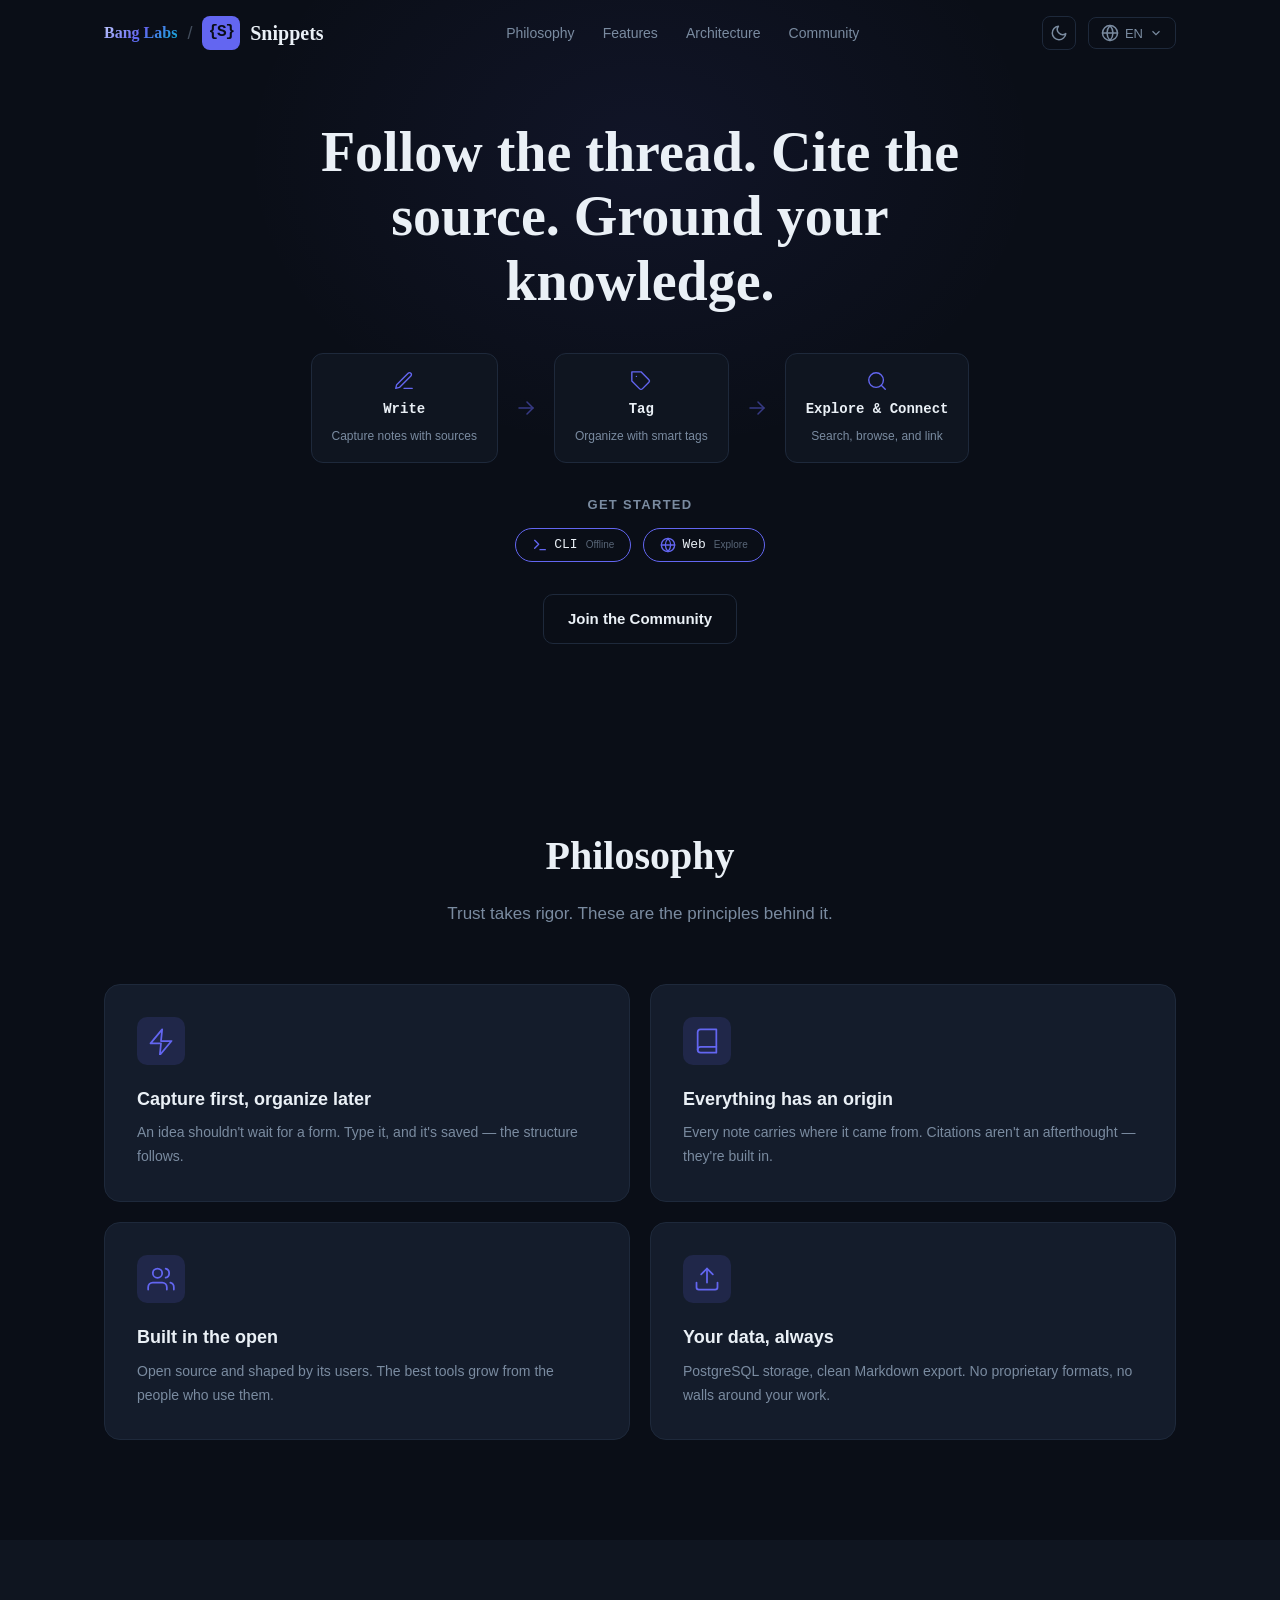
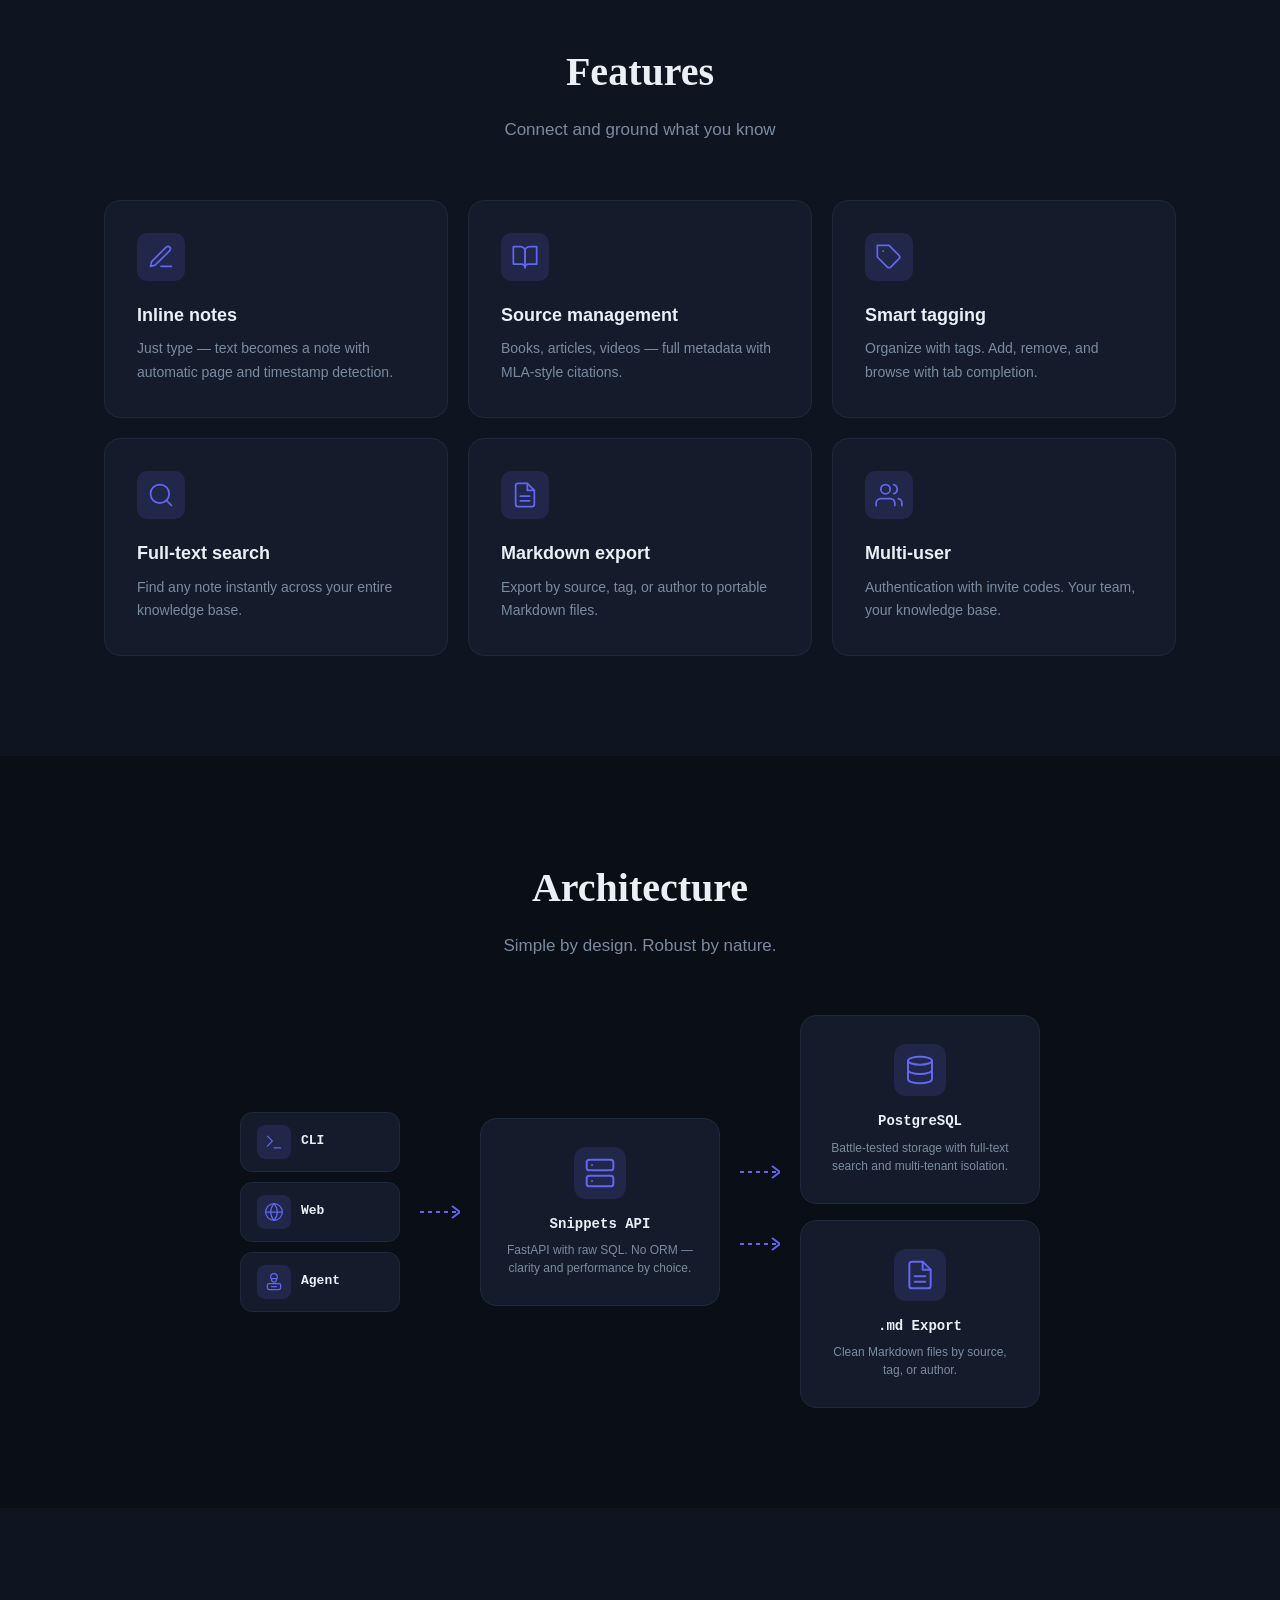
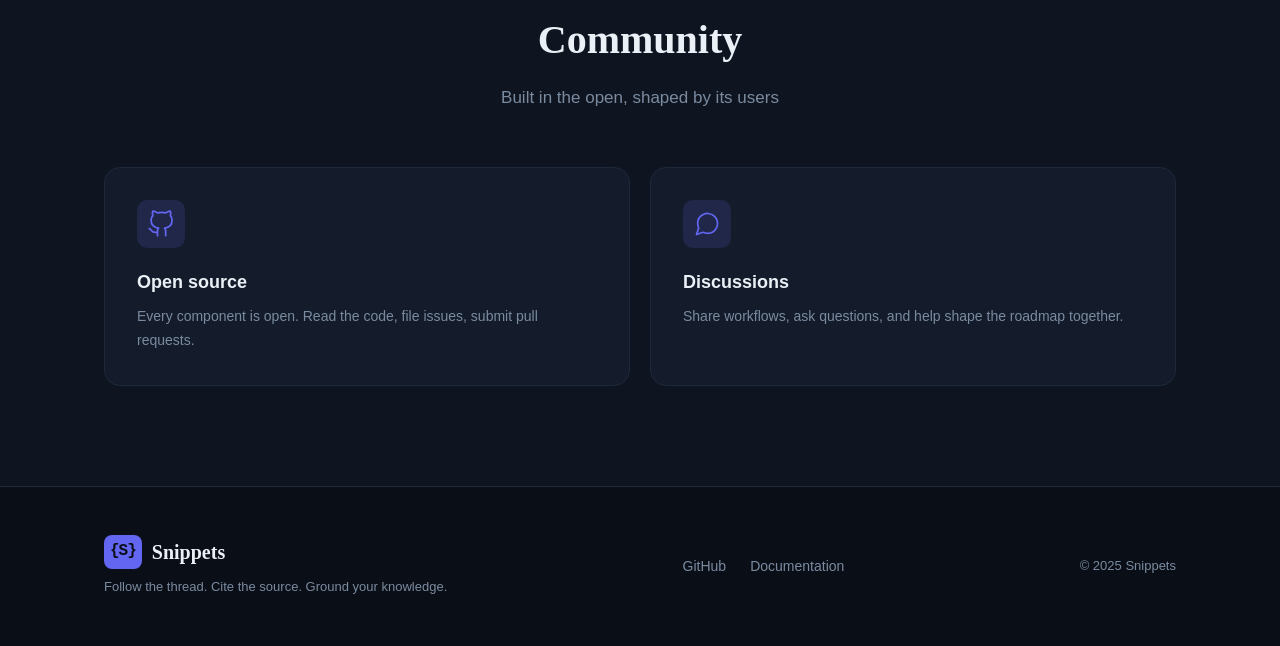
<file: index.html>
<!DOCTYPE html>
<html lang="en" dir="ltr">
<head>
  <meta charset="UTF-8">
  <meta name="viewport" content="width=device-width, initial-scale=1.0">
  <title data-i18n="meta.title">Snippets — Follow the thread. Cite the source. Ground your knowledge.</title>
  <meta name="description" content="Note-taking for people who care where their knowledge comes from. Capture notes with sources, citations, and tags across CLI and web.">
  <link rel="canonical" href="https://snippets.eu/">
  <meta http-equiv="Content-Security-Policy" content="default-src 'self'; script-src 'self' https://bang-labs.eu; style-src 'self' 'unsafe-inline' https://fonts.googleapis.com; font-src https://fonts.gstatic.com; connect-src 'self'; img-src 'self' data:; frame-ancestors 'none';">
  <meta name="author" content="Bang Labs">
  <meta property="og:type" content="website">
  <meta property="og:url" content="https://snippets.eu/">
  <meta property="og:title" content="Snippets — Follow the thread. Cite the source. Ground your knowledge.">
  <meta property="og:description" content="Note-taking for people who care where their knowledge comes from. Capture notes with sources, citations, and tags across CLI and web.">
  <meta property="og:site_name" content="Snippets">
  <meta property="og:locale" content="en_US">
  <meta name="twitter:card" content="summary">
  <meta name="twitter:title" content="Snippets — Follow the thread. Cite the source. Ground your knowledge.">
  <meta name="twitter:description" content="Note-taking for people who care where their knowledge comes from. Capture notes with sources, citations, and tags across CLI and web.">
  <link rel="icon" href="data:image/svg+xml,<svg xmlns='http://www.w3.org/2000/svg' viewBox='0 0 32 32'><rect width='32' height='32' rx='6' fill='%236366f1'/><text x='16' y='23' text-anchor='middle' font-family='monospace' font-size='16' font-weight='bold' fill='%23ffffff'>{S}</text></svg>">
  <link rel="preconnect" href="https://fonts.googleapis.com">
  <link rel="preconnect" href="https://fonts.gstatic.com" crossorigin>
  <link href="https://fonts.googleapis.com/css2?family=Inter:wght@400;500;600;700&family=Playfair+Display:wght@700&family=JetBrains+Mono:wght@400;500&display=swap" rel="stylesheet">
  <link rel="stylesheet" href="style.css?v=6">
</head>
<body>

  <!-- Navigation -->
  <nav class="nav" id="nav">
    <div class="container nav-inner">
      <div class="nav-breadcrumb">
        <a href="https://bang-labs.eu" class="nav-banglabs">Bang Labs</a>
        <span class="breadcrumb-sep">/</span>
        <a href="#" class="nav-logo">
          <span class="logo-mark">{S}</span>
          <span class="logo-text">Snippets</span>
        </a>
      </div>
      <div class="nav-links" id="nav-links">
        <a href="#philosophy" data-i18n="nav.philosophy">Philosophy</a>
        <a href="#features" data-i18n="nav.features">Features</a>
        <a href="#architecture" data-i18n="nav.architecture">Architecture</a>
        <a href="#community" data-i18n="nav.community">Community</a>
      </div>
      <div class="nav-actions">
        <button class="theme-toggle" id="theme-toggle" aria-label="Toggle theme">
          <svg class="icon-sun" width="18" height="18" viewBox="0 0 24 24" fill="none" stroke="currentColor" stroke-width="2" stroke-linecap="round" stroke-linejoin="round"><circle cx="12" cy="12" r="5"/><path d="M12 1v2"/><path d="M12 21v2"/><path d="M4.22 4.22l1.42 1.42"/><path d="M18.36 18.36l1.42 1.42"/><path d="M1 12h2"/><path d="M21 12h2"/><path d="M4.22 19.78l1.42-1.42"/><path d="M18.36 5.64l1.42-1.42"/></svg>
          <svg class="icon-moon" width="18" height="18" viewBox="0 0 24 24" fill="none" stroke="currentColor" stroke-width="2" stroke-linecap="round" stroke-linejoin="round"><path d="M21 12.79A9 9 0 1 1 11.21 3 7 7 0 0 0 21 12.79z"/></svg>
        </button>
        <div class="lang-switcher" id="lang-switcher">
          <button class="lang-btn" id="lang-btn" aria-label="Select language">
            <svg width="18" height="18" viewBox="0 0 24 24" fill="none" stroke="currentColor" stroke-width="2" stroke-linecap="round" stroke-linejoin="round"><circle cx="12" cy="12" r="10"/><path d="M2 12h20"/><path d="M12 2a15.3 15.3 0 0 1 4 10 15.3 15.3 0 0 1-4 10 15.3 15.3 0 0 1-4-10 15.3 15.3 0 0 1 4-10z"/></svg>
            <span id="current-lang">EN</span>
            <svg class="chevron" width="14" height="14" viewBox="0 0 24 24" fill="none" stroke="currentColor" stroke-width="2"><path d="M6 9l6 6 6-6"/></svg>
          </button>
          <div class="lang-dropdown" id="lang-dropdown"></div>
        </div>
        <button class="hamburger" id="hamburger" aria-label="Menu">
          <span></span><span></span><span></span>
        </button>
      </div>
    </div>
  </nav>

  <!-- Hero -->
  <section class="hero" id="hero">
    <div class="hero-glow"></div>
    <div class="container hero-inner">
      <div class="hero-content">
        <h1>
          <span class="hero-tagline" data-i18n="hero.tagline">Follow the thread.<br>Cite the source.<br>Ground your knowledge.</span>
        </h1>
        <div class="hero-flow">
          <div class="flow-step">
            <div class="flow-icon">
              <svg width="22" height="22" viewBox="0 0 24 24" fill="none" stroke="currentColor" stroke-width="1.5" stroke-linecap="round" stroke-linejoin="round"><path d="M12 20h9"/><path d="M16.5 3.5a2.121 2.121 0 0 1 3 3L7 19l-4 1 1-4L16.5 3.5z"/></svg>
            </div>
            <span class="flow-label">Write</span>
            <span class="flow-desc">Capture notes with sources</span>
          </div>
          <div class="flow-arrow">
            <svg width="24" height="24" viewBox="0 0 24 24" fill="none" stroke="currentColor" stroke-width="1.5" stroke-linecap="round" stroke-linejoin="round"><path d="M5 12h14"/><path d="M13 6l6 6-6 6"/></svg>
          </div>
          <div class="flow-step">
            <div class="flow-icon">
              <svg width="22" height="22" viewBox="0 0 24 24" fill="none" stroke="currentColor" stroke-width="1.5" stroke-linecap="round" stroke-linejoin="round"><path d="M20.59 13.41l-7.17 7.17a2 2 0 0 1-2.83 0L2 12V2h10l8.59 8.59a2 2 0 0 1 0 2.82z"/><line x1="7" y1="7" x2="7.01" y2="7"/></svg>
            </div>
            <span class="flow-label">Tag</span>
            <span class="flow-desc">Organize with smart tags</span>
          </div>
          <div class="flow-arrow">
            <svg width="24" height="24" viewBox="0 0 24 24" fill="none" stroke="currentColor" stroke-width="1.5" stroke-linecap="round" stroke-linejoin="round"><path d="M5 12h14"/><path d="M13 6l6 6-6 6"/></svg>
          </div>
          <div class="flow-step">
            <div class="flow-icon">
              <svg width="22" height="22" viewBox="0 0 24 24" fill="none" stroke="currentColor" stroke-width="1.5" stroke-linecap="round" stroke-linejoin="round"><circle cx="11" cy="11" r="8"/><line x1="21" y1="21" x2="16.65" y2="16.65"/></svg>
            </div>
            <span class="flow-label">Explore & Connect</span>
            <span class="flow-desc">Search, browse, and link</span>
          </div>
        </div>
        <div class="hero-get-started">
          <h3 class="get-started-heading" data-i18n="hero.getStarted">Get Started</h3>
          <div class="hero-platforms">
            <a href="https://cli.snippets.eu/#setup" class="platform-tag platform-active">
              <svg width="16" height="16" viewBox="0 0 24 24" fill="none" stroke="currentColor" stroke-width="2" stroke-linecap="round" stroke-linejoin="round"><polyline points="4 17 10 11 4 5"/><line x1="12" y1="19" x2="20" y2="19"/></svg>
              CLI
              <small class="platform-clarifier">Offline</small>
            </a>
            <a href="https://web.snippets.eu/" class="platform-tag platform-active">
              <svg width="16" height="16" viewBox="0 0 24 24" fill="none" stroke="currentColor" stroke-width="2" stroke-linecap="round" stroke-linejoin="round"><circle cx="12" cy="12" r="10"/><line x1="2" y1="12" x2="22" y2="12"/><path d="M12 2a15.3 15.3 0 0 1 4 10 15.3 15.3 0 0 1-4 10 15.3 15.3 0 0 1-4-10 15.3 15.3 0 0 1 4-10z"/></svg>
              Web
              <small class="platform-clarifier">Explore</small>
            </a>
          </div>
        </div>
        <div class="hero-ctas">
          <a href="https://www.reddit.com/r/Snippets_eu/" class="btn btn-secondary" data-i18n="hero.community">Join the Community</a>
        </div>
      </div>
    </div>
  </section>

  <main>

  <!-- Philosophy -->
  <section class="section" id="philosophy">
    <div class="container">
      <div class="section-header reveal">
        <h2 data-i18n="phil.title">Philosophy</h2>
        <p data-i18n="phil.subtitle">Trust takes rigor. These are the principles behind it.</p>
      </div>
      <div class="grid grid-2x2">
        <div class="card reveal">
          <div class="card-icon">
            <svg width="28" height="28" viewBox="0 0 24 24" fill="none" stroke="currentColor" stroke-width="1.5" stroke-linecap="round" stroke-linejoin="round"><path d="M13 2L3 14h9l-1 10 10-12h-9l1-10z"/></svg>
          </div>
          <h3 data-i18n="phil.speed.title">Capture first, organize later</h3>
          <p data-i18n="phil.speed.desc">An idea shouldn't wait for a form. Type it, and it's saved — the structure follows.</p>
        </div>
        <div class="card reveal">
          <div class="card-icon">
            <svg width="28" height="28" viewBox="0 0 24 24" fill="none" stroke="currentColor" stroke-width="1.5" stroke-linecap="round" stroke-linejoin="round"><path d="M4 19.5A2.5 2.5 0 0 1 6.5 17H20"/><path d="M6.5 2H20v20H6.5A2.5 2.5 0 0 1 4 19.5v-15A2.5 2.5 0 0 1 6.5 2z"/></svg>
          </div>
          <h3 data-i18n="phil.source.title">Everything has an origin</h3>
          <p data-i18n="phil.source.desc">Every note carries where it came from. Citations aren't an afterthought — they're built in.</p>
        </div>
        <div class="card reveal">
          <div class="card-icon">
            <svg width="28" height="28" viewBox="0 0 24 24" fill="none" stroke="currentColor" stroke-width="1.5" stroke-linecap="round" stroke-linejoin="round"><path d="M17 21v-2a4 4 0 0 0-4-4H5a4 4 0 0 0-4 4v2"/><circle cx="9" cy="7" r="4"/><path d="M23 21v-2a4 4 0 0 0-3-3.87"/><path d="M16 3.13a4 4 0 0 1 0 7.75"/></svg>
          </div>
          <h3 data-i18n="phil.community.title">Built in the open</h3>
          <p data-i18n="phil.community.desc">Open source and shaped by its users. The best tools grow from the people who use them.</p>
        </div>
        <div class="card reveal">
          <div class="card-icon">
            <svg width="28" height="28" viewBox="0 0 24 24" fill="none" stroke="currentColor" stroke-width="1.5" stroke-linecap="round" stroke-linejoin="round"><path d="M21 15v4a2 2 0 0 1-2 2H5a2 2 0 0 1-2-2v-4"/><polyline points="17 8 12 3 7 8"/><line x1="12" y1="3" x2="12" y2="15"/></svg>
          </div>
          <h3 data-i18n="phil.export.title">Your data, always</h3>
          <p data-i18n="phil.export.desc">PostgreSQL storage, clean Markdown export. No proprietary formats, no walls around your work.</p>
        </div>
      </div>
    </div>
  </section>

  <!-- Features -->
  <section class="section section-alt" id="features">
    <div class="container">
      <div class="section-header reveal">
        <h2 data-i18n="feat.title">Features</h2>
        <p data-i18n="feat.subtitle">Connect and ground what you know</p>
      </div>
      <div class="grid grid-3x2">
        <div class="card reveal">
          <div class="card-icon">
            <svg width="28" height="28" viewBox="0 0 24 24" fill="none" stroke="currentColor" stroke-width="1.5" stroke-linecap="round" stroke-linejoin="round"><path d="M12 20h9"/><path d="M16.5 3.5a2.121 2.121 0 0 1 3 3L7 19l-4 1 1-4L16.5 3.5z"/></svg>
          </div>
          <h3 data-i18n="feat.notes.title">Inline notes</h3>
          <p data-i18n="feat.notes.desc">Just type — text becomes a note with automatic page and timestamp detection.</p>
        </div>
        <div class="card reveal">
          <div class="card-icon">
            <svg width="28" height="28" viewBox="0 0 24 24" fill="none" stroke="currentColor" stroke-width="1.5" stroke-linecap="round" stroke-linejoin="round"><path d="M2 3h6a4 4 0 0 1 4 4v14a3 3 0 0 0-3-3H2z"/><path d="M22 3h-6a4 4 0 0 0-4 4v14a3 3 0 0 1 3-3h7z"/></svg>
          </div>
          <h3 data-i18n="feat.sources.title">Source management</h3>
          <p data-i18n="feat.sources.desc">Books, articles, videos — full metadata with MLA-style citations.</p>
        </div>
        <div class="card reveal">
          <div class="card-icon">
            <svg width="28" height="28" viewBox="0 0 24 24" fill="none" stroke="currentColor" stroke-width="1.5" stroke-linecap="round" stroke-linejoin="round"><path d="M20.59 13.41l-7.17 7.17a2 2 0 0 1-2.83 0L2 12V2h10l8.59 8.59a2 2 0 0 1 0 2.82z"/><line x1="7" y1="7" x2="7.01" y2="7"/></svg>
          </div>
          <h3 data-i18n="feat.tags.title">Smart tagging</h3>
          <p data-i18n="feat.tags.desc">Organize with tags. Add, remove, and browse with tab completion.</p>
        </div>
        <div class="card reveal">
          <div class="card-icon">
            <svg width="28" height="28" viewBox="0 0 24 24" fill="none" stroke="currentColor" stroke-width="1.5" stroke-linecap="round" stroke-linejoin="round"><circle cx="11" cy="11" r="8"/><line x1="21" y1="21" x2="16.65" y2="16.65"/></svg>
          </div>
          <h3 data-i18n="feat.search.title">Full-text search</h3>
          <p data-i18n="feat.search.desc">Find any note instantly across your entire knowledge base.</p>
        </div>
        <div class="card reveal">
          <div class="card-icon">
            <svg width="28" height="28" viewBox="0 0 24 24" fill="none" stroke="currentColor" stroke-width="1.5" stroke-linecap="round" stroke-linejoin="round"><path d="M14 2H6a2 2 0 0 0-2 2v16a2 2 0 0 0 2 2h12a2 2 0 0 0 2-2V8z"/><polyline points="14 2 14 8 20 8"/><line x1="16" y1="13" x2="8" y2="13"/><line x1="16" y1="17" x2="8" y2="17"/></svg>
          </div>
          <h3 data-i18n="feat.export.title">Markdown export</h3>
          <p data-i18n="feat.export.desc">Export by source, tag, or author to portable Markdown files.</p>
        </div>
        <div class="card reveal">
          <div class="card-icon">
            <svg width="28" height="28" viewBox="0 0 24 24" fill="none" stroke="currentColor" stroke-width="1.5" stroke-linecap="round" stroke-linejoin="round"><path d="M17 21v-2a4 4 0 0 0-4-4H5a4 4 0 0 0-4 4v2"/><circle cx="9" cy="7" r="4"/><path d="M23 21v-2a4 4 0 0 0-3-3.87"/><path d="M16 3.13a4 4 0 0 1 0 7.75"/></svg>
          </div>
          <h3 data-i18n="feat.multi.title">Multi-user</h3>
          <p data-i18n="feat.multi.desc">Authentication with invite codes. Your team, your knowledge base.</p>
        </div>
      </div>
    </div>
  </section>

  <!-- Architecture -->
  <section class="section" id="architecture">
    <div class="container">
      <div class="section-header reveal">
        <h2 data-i18n="arch.title">Architecture</h2>
        <p data-i18n="arch.subtitle">Simple by design. Robust by nature.</p>
      </div>
      <div class="arch-diagram reveal">
        <div class="arch-col arch-col-clients">
          <div class="arch-client">
            <div class="arch-client-icon">
              <svg width="20" height="20" viewBox="0 0 24 24" fill="none" stroke="currentColor" stroke-width="1.5" stroke-linecap="round" stroke-linejoin="round"><polyline points="4 17 10 11 4 5"/><line x1="12" y1="19" x2="20" y2="19"/></svg>
            </div>
            <span>CLI</span>
          </div>
          <div class="arch-client">
            <div class="arch-client-icon">
              <svg width="20" height="20" viewBox="0 0 24 24" fill="none" stroke="currentColor" stroke-width="1.5" stroke-linecap="round" stroke-linejoin="round"><circle cx="12" cy="12" r="10"/><line x1="2" y1="12" x2="22" y2="12"/><path d="M12 2a15.3 15.3 0 0 1 4 10 15.3 15.3 0 0 1-4 10 15.3 15.3 0 0 1-4-10 15.3 15.3 0 0 1 4-10z"/></svg>
            </div>
            <span>Web</span>
          </div>
          <div class="arch-client">
            <div class="arch-client-icon">
              <svg width="20" height="20" viewBox="0 0 24 24" fill="none" stroke="currentColor" stroke-width="1.5" stroke-linecap="round" stroke-linejoin="round"><path d="M12 2a4 4 0 0 1 4 4v1a1 1 0 0 1-1 1H9a1 1 0 0 1-1-1V6a4 4 0 0 1 4-4z"/><path d="M9 8v1a3 3 0 0 0 6 0V8"/><rect x="4" y="14" width="16" height="7" rx="2"/><line x1="9" y1="17.5" x2="15" y2="17.5"/></svg>
            </div>
            <span>Agent</span>
          </div>
        </div>
        <div class="arch-col arch-col-arrow">
          <svg width="40" height="24" viewBox="0 0 40 24"><path d="M0 12h40" stroke="var(--accent)" stroke-width="2" stroke-dasharray="4 4"/><path d="M32 6l8 6-8 6" fill="none" stroke="var(--accent)" stroke-width="2"/></svg>
        </div>
        <div class="arch-col arch-col-center">
          <div class="arch-node">
            <div class="arch-icon">
              <svg width="32" height="32" viewBox="0 0 24 24" fill="none" stroke="currentColor" stroke-width="1.5" stroke-linecap="round" stroke-linejoin="round"><rect x="2" y="2" width="20" height="8" rx="2" ry="2"/><rect x="2" y="14" width="20" height="8" rx="2" ry="2"/><line x1="6" y1="6" x2="6.01" y2="6"/><line x1="6" y1="18" x2="6.01" y2="18"/></svg>
            </div>
            <h3>Snippets API</h3>
            <p data-i18n="arch.api.desc">FastAPI with raw SQL. No ORM — clarity and performance by choice.</p>
          </div>
        </div>
        <div class="arch-col arch-col-arrow-split">
          <div class="arch-arrow-up">
            <svg width="40" height="24" viewBox="0 0 40 24"><path d="M0 12h40" stroke="var(--accent)" stroke-width="2" stroke-dasharray="4 4"/><path d="M32 6l8 6-8 6" fill="none" stroke="var(--accent)" stroke-width="2"/></svg>
          </div>
          <div class="arch-arrow-down">
            <svg width="40" height="24" viewBox="0 0 40 24"><path d="M0 12h40" stroke="var(--accent)" stroke-width="2" stroke-dasharray="4 4"/><path d="M32 6l8 6-8 6" fill="none" stroke="var(--accent)" stroke-width="2"/></svg>
          </div>
        </div>
        <div class="arch-col arch-col-outputs">
          <div class="arch-node">
            <div class="arch-icon">
              <svg width="32" height="32" viewBox="0 0 24 24" fill="none" stroke="currentColor" stroke-width="1.5" stroke-linecap="round" stroke-linejoin="round"><ellipse cx="12" cy="5" rx="9" ry="3"/><path d="M21 12c0 1.66-4 3-9 3s-9-1.34-9-3"/><path d="M3 5v14c0 1.66 4 3 9 3s9-1.34 9-3V5"/></svg>
            </div>
            <h3>PostgreSQL</h3>
            <p data-i18n="arch.db.desc">Battle-tested storage with full-text search and multi-tenant isolation.</p>
          </div>
          <div class="arch-node arch-node-export">
            <div class="arch-icon">
              <svg width="32" height="32" viewBox="0 0 24 24" fill="none" stroke="currentColor" stroke-width="1.5" stroke-linecap="round" stroke-linejoin="round"><path d="M14 2H6a2 2 0 0 0-2 2v16a2 2 0 0 0 2 2h12a2 2 0 0 0 2-2V8z"/><polyline points="14 2 14 8 20 8"/><line x1="16" y1="13" x2="8" y2="13"/><line x1="16" y1="17" x2="8" y2="17"/></svg>
            </div>
            <h3>.md Export</h3>
            <p data-i18n="arch.export.desc">Clean Markdown files by source, tag, or author.</p>
          </div>
        </div>
      </div>
    </div>
  </section>

  <!-- Community -->
  <section class="section section-alt" id="community">
    <div class="container">
      <div class="section-header reveal">
        <h2 data-i18n="comm.title">Community</h2>
        <p data-i18n="comm.subtitle">Built in the open, shaped by researchers</p>
      </div>
      <div class="grid grid-2">
        <a href="https://github.com/banglabs-eu/cli.snippets/blob/main/LICENSE" class="card card-link reveal">
          <div class="card-icon">
            <svg width="28" height="28" viewBox="0 0 24 24" fill="none" stroke="currentColor" stroke-width="1.5" stroke-linecap="round" stroke-linejoin="round"><path d="M9 19c-5 1.5-5-2.5-7-3m14 6v-3.87a3.37 3.37 0 0 0-.94-2.61c3.14-.35 6.44-1.54 6.44-7A5.44 5.44 0 0 0 20 4.77 5.07 5.07 0 0 0 19.91 1S18.73.65 16 2.48a13.38 13.38 0 0 0-7 0C6.27.65 5.09 1 5.09 1A5.07 5.07 0 0 0 5 4.77a5.44 5.44 0 0 0-1.5 3.78c0 5.42 3.3 6.61 6.44 7A3.37 3.37 0 0 0 9 18.13V22"/></svg>
          </div>
          <h3 data-i18n="comm.open.title">Open source</h3>
          <p data-i18n="comm.open.desc">Every component is open. Read the code, file issues, submit pull requests.</p>
        </a>
        <a href="https://www.reddit.com/r/Snippets_eu/" class="card card-link reveal">
          <div class="card-icon">
            <svg width="28" height="28" viewBox="0 0 24 24" fill="none" stroke="currentColor" stroke-width="1.5" stroke-linecap="round" stroke-linejoin="round"><path d="M21 11.5a8.38 8.38 0 0 1-.9 3.8 8.5 8.5 0 0 1-7.6 4.7 8.38 8.38 0 0 1-3.8-.9L3 21l1.9-5.7a8.38 8.38 0 0 1-.9-3.8 8.5 8.5 0 0 1 4.7-7.6 8.38 8.38 0 0 1 3.8-.9h.5a8.48 8.48 0 0 1 8 8v.5z"/></svg>
          </div>
          <h3 data-i18n="comm.discuss.title">Discussions</h3>
          <p data-i18n="comm.discuss.desc">Share workflows, ask questions, and help shape the roadmap with other researchers.</p>
        </a>
      </div>
    </div>
  </section>

  </main>

  <!-- Footer -->
  <footer class="footer">
    <div class="container footer-inner">
      <div class="footer-brand">
        <div class="nav-logo">
          <span class="logo-mark">{S}</span>
          <span class="logo-text">Snippets</span>
        </div>
        <p class="footer-tagline" data-i18n="footer.tagline">Follow the thread. Cite the source. Ground your knowledge.</p>
      </div>
      <div class="footer-links">
        <a href="https://github.com" data-i18n="footer.github">GitHub</a>
        <a href="https://github.com" data-i18n="footer.docs">Documentation</a>
      </div>
      <div class="footer-copy">
        <p>&copy; 2025 Snippets</p>
      </div>
    </div>
  </footer>

  <script type="application/ld+json">
  {
    "@context": "https://schema.org",
    "@graph": [
      {
        "@type": "Organization",
        "name": "Bang Labs",
        "url": "https://bang-labs.eu"
      },
      {
        "@type": "WebSite",
        "name": "Snippets",
        "url": "https://snippets.eu/",
        "description": "Note-taking for people who care where their knowledge comes from. Capture notes with sources, citations, and tags across CLI and web.",
        "publisher": { "@type": "Organization", "name": "Bang Labs" }
      },
      {
        "@type": "SoftwareApplication",
        "name": "Snippets",
        "applicationCategory": "ProductivityApplication",
        "operatingSystem": "Linux, macOS, Web",
        "url": "https://snippets.eu/",
        "description": "Note-taking with built-in citations, source management, smart tagging, and full-text search.",
        "offers": { "@type": "Offer", "price": "0", "priceCurrency": "EUR" },
        "author": { "@type": "Organization", "name": "Bang Labs" }
      }
    ]
  }
  </script>

  <script src="i18n.js?v=6"></script>
  <script src="main.js?v=6"></script>
  <script src="https://bang-labs.eu/glyphclock-widget.js" integrity="sha384-tB6YwAp9emn8hO+s3+Cc0ew0igxVhoOeEI5VdA+BWaw7XKLpqK4XAIV58x1OSbnY" crossorigin="anonymous"></script>
</body>
</html>
</file>
<file: style.css>
/* === Custom Properties === */
:root {
  --bg-primary: #0a0e17;
  --bg-secondary: #0f1520;
  --bg-card: #141c2b;
  --bg-card-hover: #1a2438;
  --text-primary: #eaf0f6;
  --text-secondary: #7a8ba0;
  --accent: #6366f1;
  --accent-light: #818cf8;
  --accent-glow: rgba(99, 102, 241, 0.15);
  --border: #1e293b;
  --border-hover: #6366f1;
  --nav-scrolled-bg: rgba(10, 14, 23, 0.85);
  --nav-mobile-bg: rgba(10, 14, 23, 0.97);
  --shadow-dropdown: rgba(0, 0, 0, 0.4);
  --btn-secondary-hover-bg: rgba(255, 255, 255, 0.03);
  --radius: 12px;
  --radius-lg: 16px;
  --font-body: 'Inter', -apple-system, BlinkMacSystemFont, 'Segoe UI', sans-serif;
  --font-heading: 'Playfair Display', Georgia, 'Times New Roman', serif;
  --font-mono: 'JetBrains Mono', 'Fira Code', 'Cascadia Code', monospace;
  --container: 1120px;
}

/* === Light Mode (manual toggle or OS preference) === */
[data-theme="light"] {
  --bg-primary: #f8fafc;
  --bg-secondary: #f1f5f9;
  --bg-card: #ffffff;
  --bg-card-hover: #f1f5f9;
  --text-primary: #1e293b;
  --text-secondary: #64748b;
  --accent-light: #4f46e5;
  --accent-glow: rgba(99, 102, 241, 0.1);
  --border: #e2e8f0;
  --nav-scrolled-bg: rgba(248, 250, 252, 0.85);
  --nav-mobile-bg: rgba(248, 250, 252, 0.97);
  --shadow-dropdown: rgba(0, 0, 0, 0.1);
  --btn-secondary-hover-bg: rgba(0, 0, 0, 0.03);
}

/* === Reset === */
*, *::before, *::after { box-sizing: border-box; margin: 0; padding: 0; }
html { scroll-behavior: smooth; -webkit-text-size-adjust: 100%; }
body {
  font-family: var(--font-body);
  background: var(--bg-primary);
  color: var(--text-primary);
  line-height: 1.6;
  -webkit-font-smoothing: antialiased;
  -moz-osx-font-smoothing: grayscale;
  overflow-x: hidden;
}
a { color: var(--accent); text-decoration: none; transition: color 0.2s; }
a:hover { color: var(--accent-light); }
img { max-width: 100%; display: block; }

/* === Container === */
.container {
  max-width: var(--container);
  margin: 0 auto;
  padding: 0 24px;
}

/* === Navigation === */
.nav {
  position: fixed;
  top: 0;
  left: 0;
  right: 0;
  z-index: 100;
  padding: 16px 0;
  transition: background 0.3s, backdrop-filter 0.3s, padding 0.3s;
}
.nav.scrolled {
  background: var(--nav-scrolled-bg);
  backdrop-filter: blur(12px);
  -webkit-backdrop-filter: blur(12px);
  border-bottom: 1px solid var(--border);
  padding: 10px 0;
}
.nav-inner {
  display: flex;
  align-items: center;
  justify-content: space-between;
  gap: 32px;
}
.nav-logo {
  display: flex;
  align-items: center;
  gap: 10px;
  text-decoration: none;
  color: var(--text-primary);
}
.logo-mark {
  display: flex;
  align-items: center;
  justify-content: center;
  min-width: 34px;
  height: 34px;
  padding: 0 6px;
  background: var(--accent);
  color: var(--bg-primary);
  font-family: var(--font-mono);
  font-weight: 700;
  font-size: 16px;
  border-radius: 8px;
  letter-spacing: -1px;
}
.logo-text {
  font-family: var(--font-heading);
  font-size: 20px;
  font-weight: 700;
}
.nav-breadcrumb {
  display: flex;
  align-items: center;
  gap: 10px;
}
.nav-banglabs {
  font-size: 16px;
  font-weight: 700;
  font-family: var(--font-heading);
  background: linear-gradient(135deg, #c7d2fe, #6366f1, #06b6d4);
  -webkit-background-clip: text;
  background-clip: text;
  -webkit-text-fill-color: transparent;
  text-decoration: none;
  transition: opacity 0.2s;
}
.nav-banglabs:hover {
  opacity: 0.8;
}
.breadcrumb-sep {
  color: var(--text-secondary);
  font-size: 18px;
  font-weight: 300;
  opacity: 0.5;
  user-select: none;
}
.nav-links {
  display: flex;
  gap: 28px;
}
.nav-links a {
  color: var(--text-secondary);
  font-size: 14px;
  font-weight: 500;
  transition: color 0.2s;
}
.nav-links a:hover { color: var(--text-primary); }
.nav-actions { display: flex; align-items: center; gap: 12px; }

/* Language Switcher */
.lang-switcher { position: relative; }
.lang-btn {
  display: flex;
  align-items: center;
  gap: 6px;
  background: transparent;
  border: 1px solid var(--border);
  color: var(--text-secondary);
  padding: 6px 12px;
  border-radius: 8px;
  cursor: pointer;
  font-size: 13px;
  font-family: var(--font-body);
  font-weight: 500;
  transition: border-color 0.2s, color 0.2s;
}
.lang-btn:hover { border-color: var(--text-secondary); color: var(--text-primary); }
.lang-btn .chevron { transition: transform 0.2s; }
.lang-switcher.open .chevron { transform: rotate(180deg); }
.lang-dropdown {
  position: absolute;
  top: calc(100% + 8px);
  right: 0;
  background: var(--bg-card);
  border: 1px solid var(--border);
  border-radius: var(--radius);
  padding: 8px;
  min-width: 180px;
  max-height: 360px;
  overflow-y: auto;
  opacity: 0;
  visibility: hidden;
  transform: translateY(-8px);
  transition: opacity 0.2s, visibility 0.2s, transform 0.2s;
  box-shadow: 0 12px 32px var(--shadow-dropdown);
  display: grid;
  grid-template-columns: 1fr 1fr;
  gap: 2px;
}
.lang-switcher.open .lang-dropdown {
  opacity: 1;
  visibility: visible;
  transform: translateY(0);
}
.lang-option {
  padding: 6px 10px;
  border-radius: 6px;
  cursor: pointer;
  font-size: 12px;
  color: var(--text-secondary);
  transition: background 0.15s, color 0.15s;
  white-space: nowrap;
}
.lang-option:hover { background: var(--bg-card-hover); color: var(--text-primary); }
.lang-option.active { color: var(--accent); font-weight: 600; }

/* Hamburger */
.hamburger {
  display: none;
  flex-direction: column;
  gap: 5px;
  background: none;
  border: none;
  cursor: pointer;
  padding: 4px;
}
.hamburger span {
  display: block;
  width: 22px;
  height: 2px;
  background: var(--text-secondary);
  border-radius: 1px;
  transition: transform 0.3s, opacity 0.3s;
}
.hamburger.active span:nth-child(1) { transform: translateY(7px) rotate(45deg); }
.hamburger.active span:nth-child(2) { opacity: 0; }
.hamburger.active span:nth-child(3) { transform: translateY(-7px) rotate(-45deg); }

/* === Hero === */
.hero {
  position: relative;
  display: flex;
  align-items: center;
  padding: 120px 0 80px;
  overflow: hidden;
}
.hero-glow {
  position: absolute;
  top: -20%;
  left: 50%;
  transform: translateX(-50%);
  width: 800px;
  height: 600px;
  background: radial-gradient(ellipse, rgba(99, 102, 241, 0.08) 0%, transparent 70%);
  pointer-events: none;
}
.hero-inner {
  display: flex;
  justify-content: center;
  align-items: center;
}
.hero-content { position: relative; z-index: 1; text-align: center; max-width: 700px; }
.hero-tagline {
  display: block;
  font-family: var(--font-heading);
  font-size: clamp(36px, 5vw, 56px);
  font-weight: 700;
  line-height: 1.15;
  color: var(--text-primary);
}
.hero-flow {
  display: flex;
  align-items: center;
  justify-content: center;
  gap: 16px;
  margin-top: 40px;
  flex-wrap: wrap;
}
.flow-step {
  display: flex;
  flex-direction: column;
  align-items: center;
  gap: 6px;
  padding: 16px 20px;
  border-radius: 12px;
  border: 1px solid var(--border);
  background: var(--bg-secondary);
  transition: border-color 0.2s, background 0.2s;
  min-width: 120px;
}
.flow-icon {
  color: var(--accent);
  display: flex;
  align-items: center;
  justify-content: center;
}
.flow-label {
  font-family: var(--font-mono);
  font-size: 14px;
  font-weight: 600;
  color: var(--text-primary);
}
.flow-desc {
  font-size: 12px;
  color: var(--text-secondary);
  white-space: nowrap;
}
.flow-arrow {
  color: var(--accent);
  display: flex;
  align-items: center;
  opacity: 0.5;
}
.hero-get-started {
  margin-top: 32px;
  text-align: center;
}
.get-started-heading {
  font-family: var(--font-body);
  font-size: 13px;
  font-weight: 600;
  text-transform: uppercase;
  letter-spacing: 0.1em;
  color: var(--text-secondary);
  margin-bottom: 12px;
}
.hero-platforms {
  display: flex;
  justify-content: center;
  gap: 12px;
  flex-wrap: wrap;
}
.platform-tag {
  display: inline-flex;
  align-items: center;
  gap: 6px;
  padding: 6px 16px;
  border: 1px solid var(--border);
  border-radius: 20px;
  font-size: 13px;
  font-weight: 500;
  color: var(--text-secondary);
  font-family: var(--font-mono);
}
.platform-tag svg { color: var(--accent); }
a.platform-tag { text-decoration: none; transition: border-color 0.2s, background 0.2s; }
.platform-active { border-color: var(--accent); color: var(--text-primary); }
a.platform-active:hover { background: var(--accent-glow); }
.platform-soon { opacity: 0.5; }
.platform-soon small {
  font-size: 10px;
  font-family: var(--font-body);
  text-transform: uppercase;
  letter-spacing: 0.05em;
  opacity: 0.7;
}
.platform-clarifier {
  font-size: 10px;
  font-family: var(--font-body);
  color: var(--text-secondary);
  opacity: 0.7;
  margin-left: 2px;
}
.hero-ctas {
  display: flex;
  justify-content: center;
  gap: 12px;
  margin-top: 32px;
  flex-wrap: wrap;
}

/* Buttons */
.btn {
  display: inline-flex;
  align-items: center;
  gap: 8px;
  padding: 12px 24px;
  border-radius: 10px;
  font-size: 15px;
  font-weight: 600;
  font-family: var(--font-body);
  transition: transform 0.2s, box-shadow 0.2s, background 0.2s;
  cursor: pointer;
  border: none;
}
.btn:hover { transform: translateY(-1px); }
.btn-primary {
  background: var(--accent);
  color: var(--bg-primary);
}
.btn-primary:hover {
  background: var(--accent-light);
  color: var(--bg-primary);
  box-shadow: 0 8px 24px rgba(99, 102, 241, 0.25);
}
.btn-secondary {
  background: transparent;
  color: var(--text-primary);
  border: 1px solid var(--border);
}
.btn-secondary:hover {
  border-color: var(--text-secondary);
  color: var(--text-primary);
  background: var(--btn-secondary-hover-bg);
}


/* === Sections === */
.section {
  padding: 100px 0;
}
.section-alt {
  background: var(--bg-secondary);
}
.section-header {
  text-align: center;
  margin-bottom: 56px;
}
.section-header h2 {
  font-family: var(--font-heading);
  font-size: clamp(28px, 4vw, 40px);
  font-weight: 700;
  margin-bottom: 12px;
}
.section-header p {
  font-size: 17px;
  color: var(--text-secondary);
  max-width: 500px;
  margin: 0 auto;
}

/* === Cards === */
.grid {
  display: grid;
  gap: 20px;
}
.grid-2x2 { grid-template-columns: repeat(2, 1fr); }
.grid-3x2 { grid-template-columns: repeat(3, 1fr); }
.grid-2 { grid-template-columns: repeat(2, 1fr); }
.grid-3 { grid-template-columns: repeat(3, 1fr); }

.card {
  background: var(--bg-card);
  border: 1px solid var(--border);
  border-radius: var(--radius-lg);
  padding: 32px;
  transition: border-color 0.3s, box-shadow 0.3s, transform 0.3s;
  position: relative;
}
.card:hover {
  border-color: rgba(99, 102, 241, 0.3);
  box-shadow: 0 0 30px var(--accent-glow);
  transform: translateY(-2px);
}
.card-icon {
  display: flex;
  align-items: center;
  justify-content: center;
  width: 48px;
  height: 48px;
  background: var(--accent-glow);
  border-radius: 10px;
  color: var(--accent);
  margin-bottom: 20px;
}
.card h3 {
  font-family: var(--font-body);
  font-size: 18px;
  font-weight: 600;
  margin-bottom: 8px;
}
.card p {
  font-size: 14px;
  color: var(--text-secondary);
  line-height: 1.7;
}

/* Card Links */
a.card-link { color: inherit; text-decoration: none; display: block; }
a.card-link h3 { color: var(--text-primary); }
a.card-link p { color: var(--text-secondary); }

/* Coming Soon Cards */
.card-soon { position: relative; overflow: hidden; }
.badge {
  display: inline-block;
  font-size: 11px;
  font-weight: 600;
  text-transform: uppercase;
  letter-spacing: 1px;
  color: var(--accent);
  background: var(--accent-glow);
  padding: 4px 12px;
  border-radius: 20px;
  margin-bottom: 16px;
}

/* === Architecture === */
/* Architecture Diagram */
.arch-diagram {
  display: flex;
  align-items: center;
  justify-content: center;
  gap: 20px;
}
.arch-col { display: flex; flex-direction: column; align-items: center; }
.arch-col-clients { gap: 10px; }
.arch-col-arrow { flex-shrink: 0; }
.arch-col-center { flex-shrink: 0; }
.arch-col-arrow-split {
  flex-shrink: 0;
  gap: 40px;
}
.arch-col-outputs { gap: 16px; }
.arch-node {
  max-width: 240px;
  text-align: center;
  background: var(--bg-card);
  border: 1px solid var(--border);
  border-radius: var(--radius-lg);
  padding: 28px 22px;
  transition: border-color 0.3s, box-shadow 0.3s;
}
.arch-node:hover {
  border-color: rgba(99, 102, 241, 0.3);
  box-shadow: 0 0 30px var(--accent-glow);
}
.arch-icon {
  display: flex;
  align-items: center;
  justify-content: center;
  width: 52px;
  height: 52px;
  background: var(--accent-glow);
  border-radius: 12px;
  color: var(--accent);
  margin: 0 auto 14px;
}
.arch-node h3 {
  font-family: var(--font-mono);
  font-size: 14px;
  font-weight: 600;
  margin-bottom: 6px;
  color: var(--text-primary);
}
.arch-node p {
  font-size: 12px;
  color: var(--text-secondary);
  line-height: 1.5;
}
.arch-client {
  display: flex;
  align-items: center;
  gap: 10px;
  width: 160px;
  background: var(--bg-card);
  border: 1px solid var(--border);
  border-radius: var(--radius);
  padding: 12px 16px;
  transition: border-color 0.3s, box-shadow 0.3s;
}
.arch-client:hover {
  border-color: rgba(99, 102, 241, 0.3);
  box-shadow: 0 0 20px var(--accent-glow);
}
.arch-client-icon {
  display: flex;
  align-items: center;
  justify-content: center;
  width: 34px;
  height: 34px;
  background: var(--accent-glow);
  border-radius: 8px;
  color: var(--accent);
  flex-shrink: 0;
}
.arch-client span {
  font-family: var(--font-mono);
  font-size: 13px;
  font-weight: 600;
  color: var(--text-primary);
}

/* === Footer === */
.footer {
  border-top: 1px solid var(--border);
  padding: 48px 0;
}
.footer-inner {
  display: flex;
  align-items: center;
  justify-content: space-between;
  flex-wrap: wrap;
  gap: 24px;
}
.footer-tagline {
  font-size: 13px;
  color: var(--text-secondary);
  margin-top: 8px;
}
.footer-links {
  display: flex;
  gap: 24px;
}
.footer-links a {
  color: var(--text-secondary);
  font-size: 14px;
  transition: color 0.2s;
}
.footer-links a:hover { color: var(--text-primary); }
.footer-copy p {
  font-size: 13px;
  color: var(--text-secondary);
}

/* === Scroll Reveal === */
.reveal {
  opacity: 0;
  transform: translateY(24px);
  transition: opacity 0.6s ease, transform 0.6s ease;
}
.reveal.visible {
  opacity: 1;
  transform: translateY(0);
}

/* === Responsive === */
@media (max-width: 1024px) {
  .hero { min-height: auto; padding: 140px 0 60px; }
  .grid-3x2 { grid-template-columns: repeat(2, 1fr); }
  .grid-3 { grid-template-columns: repeat(2, 1fr); }
  .arch-diagram { flex-direction: column; gap: 16px; }
  .arch-col-clients { flex-direction: row; flex-wrap: wrap; justify-content: center; }
  .arch-col-arrow svg, .arch-col-arrow-split svg { transform: rotate(90deg); }
  .arch-col-arrow-split { flex-direction: row; gap: 40px; }
  .arch-col-outputs { flex-direction: row; gap: 16px; flex-wrap: wrap; justify-content: center; }
  .arch-node { max-width: 280px; }
}

@media (max-width: 768px) {
  .nav-links {
    display: none;
    position: fixed;
    top: 0;
    left: 0;
    right: 0;
    bottom: 0;
    background: var(--nav-mobile-bg);
    backdrop-filter: blur(12px);
    -webkit-backdrop-filter: blur(12px);
    flex-direction: column;
    align-items: center;
    justify-content: center;
    gap: 32px;
    z-index: 90;
  }
  .nav-links.open { display: flex; }
  .nav-links a { font-size: 22px; color: var(--text-primary); }
  .hamburger { display: flex; }
  .hero-tagline { font-size: clamp(28px, 7vw, 40px); }
  .hero-tagline br { display: none; }
  .hero-flow { flex-direction: column; gap: 10px; }
  .flow-step { min-width: unset; width: 200px; padding: 12px 14px; }
  .flow-arrow svg { transform: rotate(90deg); }
  .grid-2x2,
  .grid-3x2,
  .grid-3,
  .grid-2 { grid-template-columns: 1fr; }
  .section { padding: 64px 0; }
  .section-header { margin-bottom: 36px; }
  .lang-dropdown { grid-template-columns: 1fr; min-width: 160px; }
  .footer-inner { flex-direction: column; text-align: center; }
}

@media (max-width: 480px) {
  .container { padding: 0 16px; }
  .card { padding: 24px; }
  .hero-ctas { flex-direction: column; align-items: stretch; }
  .btn { justify-content: center; }
}

/* Theme Toggle */
.theme-toggle {
  display: flex;
  align-items: center;
  justify-content: center;
  width: 34px;
  height: 34px;
  background: transparent;
  border: 1px solid var(--border);
  border-radius: 8px;
  cursor: pointer;
  color: var(--text-secondary);
  transition: border-color 0.2s, color 0.2s;
}
.theme-toggle:hover { border-color: var(--text-secondary); color: var(--text-primary); }
.theme-toggle .icon-sun { display: none; }
.theme-toggle .icon-moon { display: block; }
[data-theme="light"] .theme-toggle .icon-moon { display: none; }
[data-theme="light"] .theme-toggle .icon-sun { display: block; }

/* Scrollbar */
::-webkit-scrollbar { width: 8px; }
::-webkit-scrollbar-track { background: var(--bg-primary); }
::-webkit-scrollbar-thumb { background: var(--border); border-radius: 4px; }
::-webkit-scrollbar-thumb:hover { background: var(--text-secondary); }
.lang-dropdown::-webkit-scrollbar { width: 4px; }
</file>
